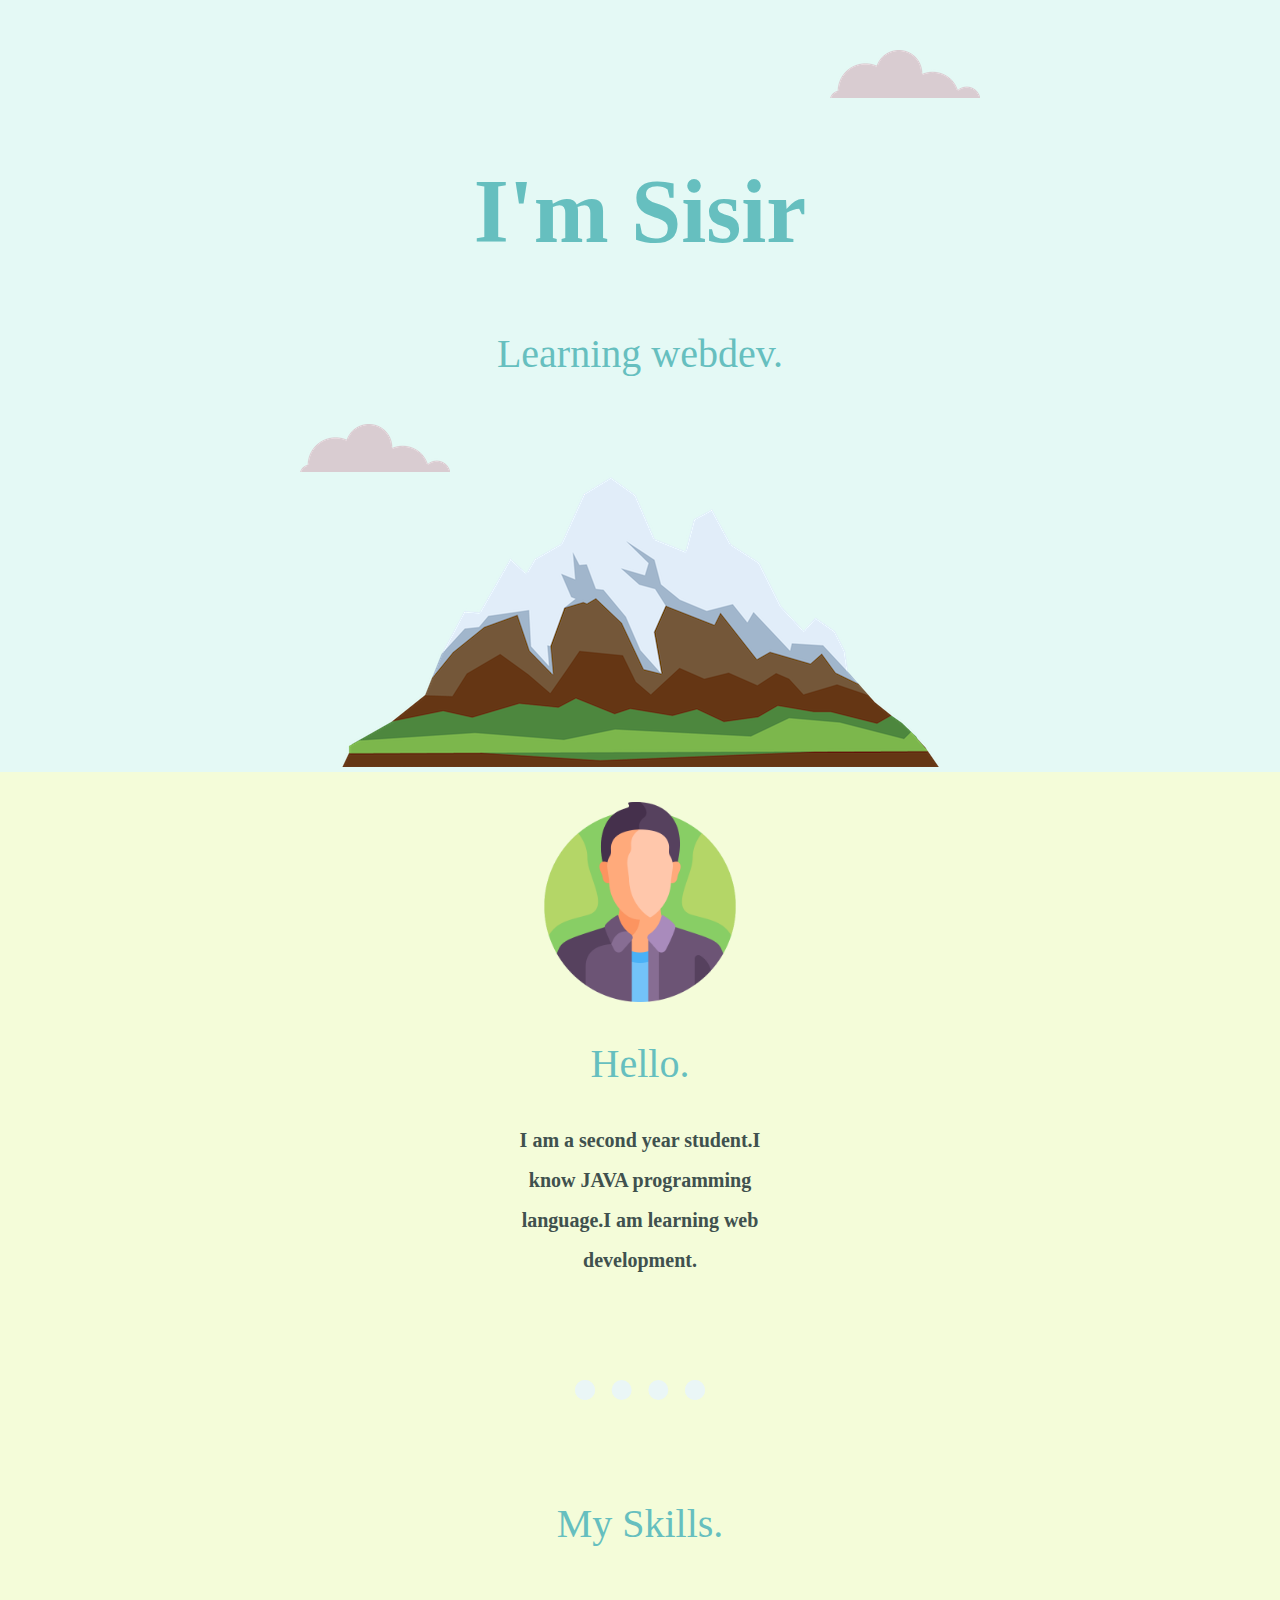
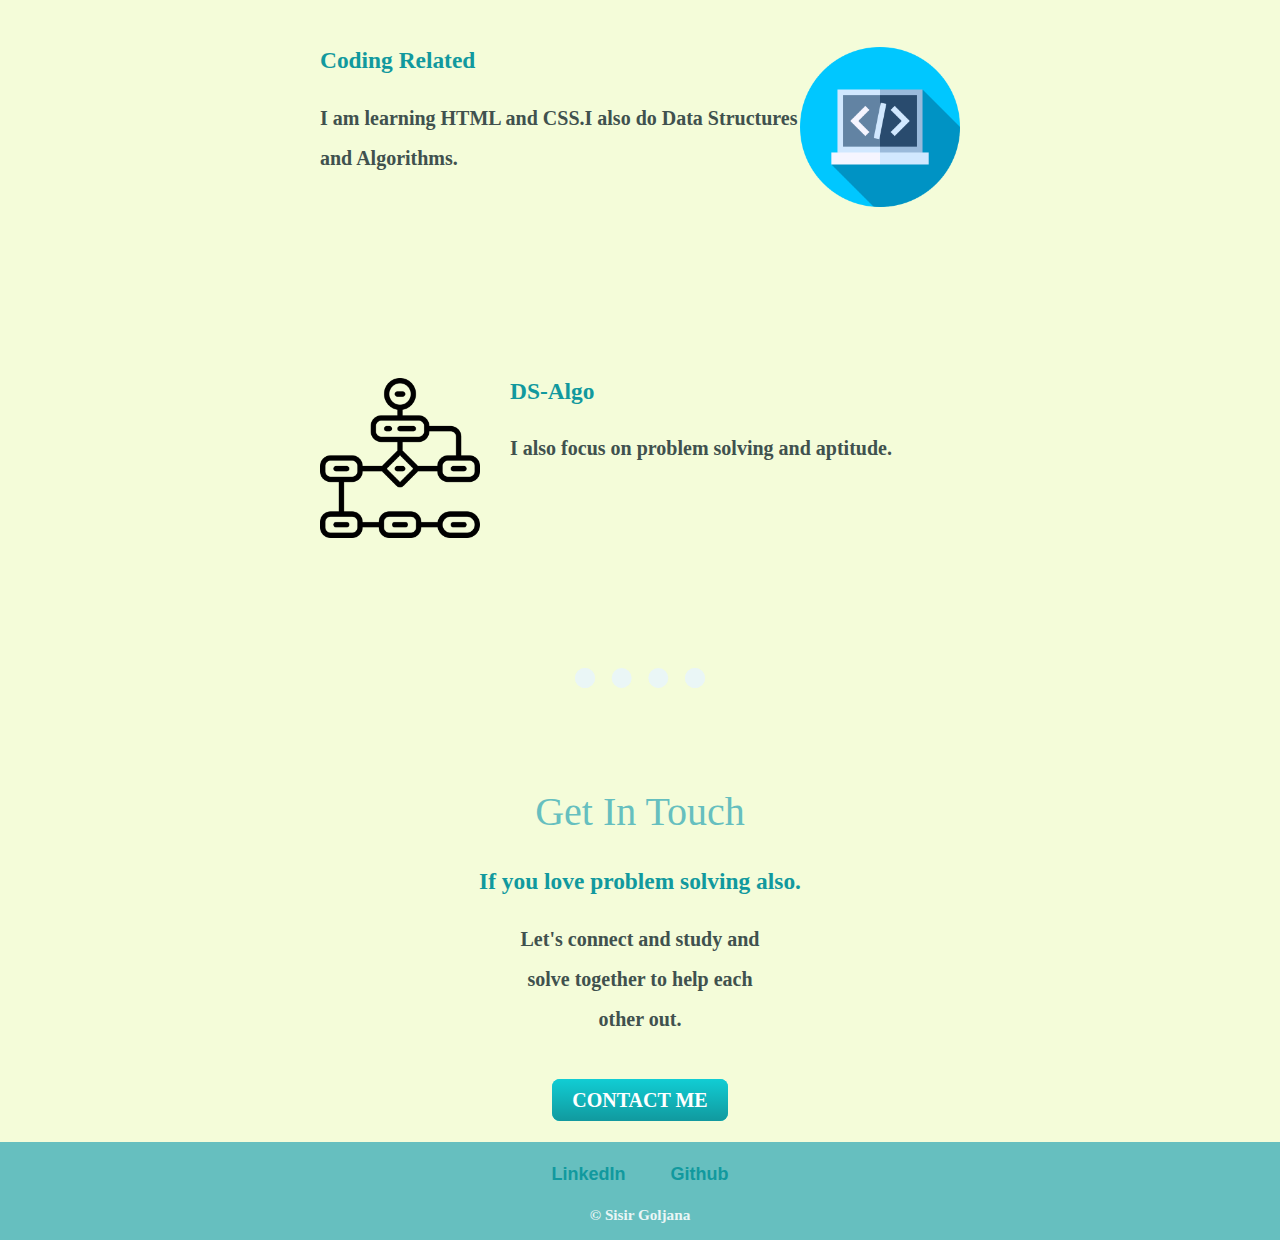
<file: CSS - My Site/index.html>
<!DOCTYPE html>
<html lang="en" dir="ltr">
  <head>
    <meta charset="utf-8">
    <title>Sisir</title>
    <link rel="stylesheet" href="css/styles.css">
    <link rel="icon" href="favicon.ico">
  </head>
  <body>
    <div class="top-container">
      <img class="cl1" src="images/cloud.png" alt="cloud-img">
      <h1>I'm Sisir</h1>
      <h2 class="abcd">Learning webdev.</h2>
      <img class="cl2"src="images/cloud.png" alt="cloud-img">
      <img src="images/mountain.png" alt="mountain-img">
    </div>
    <div class="middle-container">
      <div class="profile">
        <img class="pp1" src="images/man.png" alt="">
        <h2>Hello.</h2>
        <p class="intro">I am a second year student.I know JAVA programming language.I am learning web development.</p>
      </div>
      <hr>
      <div class="skills">
        <h2>My Skills.</h2>
        <div class="skill-row1">
          <img class="pp2" src="images/programming.png" alt="">
          <h3>Coding Related</h3>
          <p class="abcd2">I am learning HTML and CSS.I also do Data Structures and Algorithms.</p>
        </div>
        <div class="skill-row2">
          <img class="pp3" src="images/algorithm.png" alt="">
          <h3>DS-Algo</h3>
          <p class="abcd1">I also focus on problem solving and aptitude.</p>
        </div>
      </div>
      <hr>
      <div class="contact-me">
        <h2>Get In Touch</h2>
        <h3>If you love problem solving also.</h3>
        <p class="contact">Let's connect and study and solve together to help each other out.</p>
        <a class="btn" href="mailto:sisirgoljana02@gmail.com">CONTACT ME</a>
      </div>
    </div>


    <div class="bottom-container">

      <a class="footer-link" href="https://www.linkedin.com/in/sisir-goljana-b0a500203/">LinkedIn</a>
      <a class="footer-link" href="https://github.com/Sisir2311">Github</a>

      <p class="copyright">© Sisir Goljana</p>
    </div>


  </body>
</html>
</file>
<file: CSS - My Site/css/styles.css>
body{
  color:#40514E;
  margin: 0;
  text-align: center;
  font-family: 'Verdana', serif;
  font-weight: bold;
  font-size: 125%;

}
hr{
  border-style: dotted ;
  border-color: #EAF6F6;
  border-width: 20px;
  border-bottom: none;
  width: 7%;
  margin: 100px auto;
}
a{
  color: #11999E;

}
h1{
  margin-bottom: 0;
  font-size: 5.625rem;
  color: #66BFBF;
}
p{
  line-height: 2;
}
h2{
  font-size: 2.5rem;
  color: #66BFBF;
  font-weight: normal;
}
h3{
  color: #11999E;
}
a{
  color: #11999E;
  font-family: sans-serif;
  margin: 10px 20px;
  text-decoration: none;
  font-size: 90%;
  font-weight: bold;
}
a:hover{
  color: #EAF6F6;
}
.copyright{
  color: #EAF6F6;
  font-size: .95rem;
  padding: 0 0 10px 0;
}
.abcd{
  margin-top: 1.66em;
}
.abcd1{
  margin-bottom: 200px;
}
.abcd2{
  margin-right: 20px;
}
.top-container{
  background-color: #E4F9F5;
  padding-top: 100px;
  position: relative;
}
.middle-container{
  margin: 0px 0 0px 0;
  background-color: #F4FCD9;
  padding-top: 30px;
  padding-bottom: 30px;
}
.intro{
  width: 20%;
  margin: auto;
}
.bottom-container{

  padding-top: 20px;
  background-color: #66BFBF;
  font-family: serif;
}
.cl2{
  position: absolute;
  left: 300px;
  bottom: 300px;
}
.cl1{
  position: absolute;
  right: 300px;
  top: 50px;
}

.pp1{
  width:200px;

}
.pp2{
  width: 25%;
  float: right;
}
.pp3{
  width: 25%;
  float: left;
  margin-right: 30px;
}
.skill-row1{
  width: 50%;
  margin: 100px auto 200px auto;
  text-align: left;
}
.skill-row2{
  width: 50%;
  margin: 100px auto 100px auto;
  text-align: left;
}
.contact{
  width: 20%;
  margin: 10px auto  50px auto;
}
.btn {
  background: #11CDD4;
  background-image: -webkit-linear-gradient(top, #11CDD4, #11999e);
  background-image: -moz-linear-gradient(top, #11CDD4, #11999e);
  background-image: -ms-linear-gradient(top, #11CDD4, #11999e);
  background-image: -o-linear-gradient(top, #11CDD4, #11999e);
  background-image: linear-gradient(to bottom, #11CDD4, #11999e);
  -webkit-border-radius: 8;
  -moz-border-radius: 8;
  border-radius: 8px;
  font-family: 'Merriweather', serif;
  color: #ffffff;
  font-size: 20px;
  padding: 10px 20px 10px 20px;
  text-decoration: none;
}

.btn:hover {
  background: #30e3cb;
  background-image: -webkit-linear-gradient(top, #30e3cb, #2bc4ad);
  background-image: -moz-linear-gradient(top, #30e3cb, #2bc4ad);
  background-image: -ms-linear-gradient(top, #30e3cb, #2bc4ad);
  background-image: -o-linear-gradient(top, #30e3cb, #2bc4ad);
  background-image: linear-gradient(to bottom, #30e3cb, #2bc4ad);
  text-decoration: none;
}
</file>
